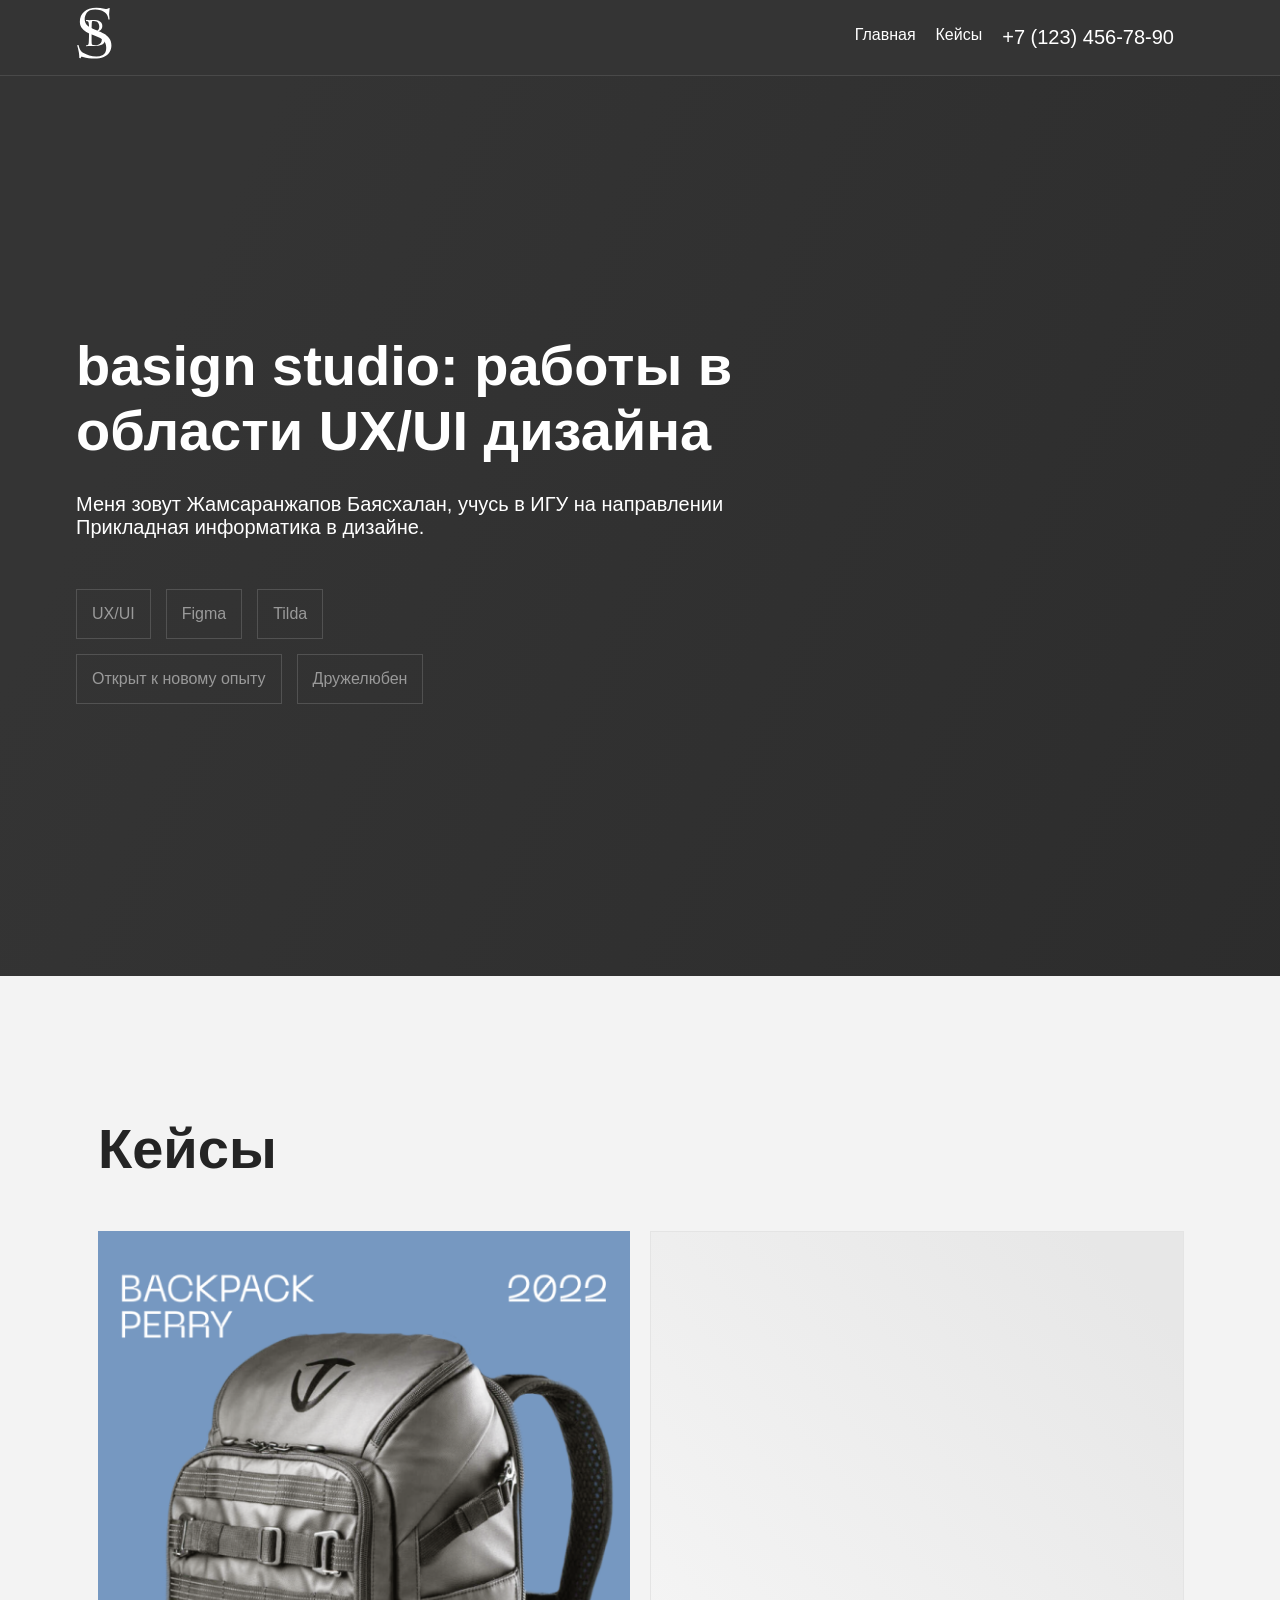
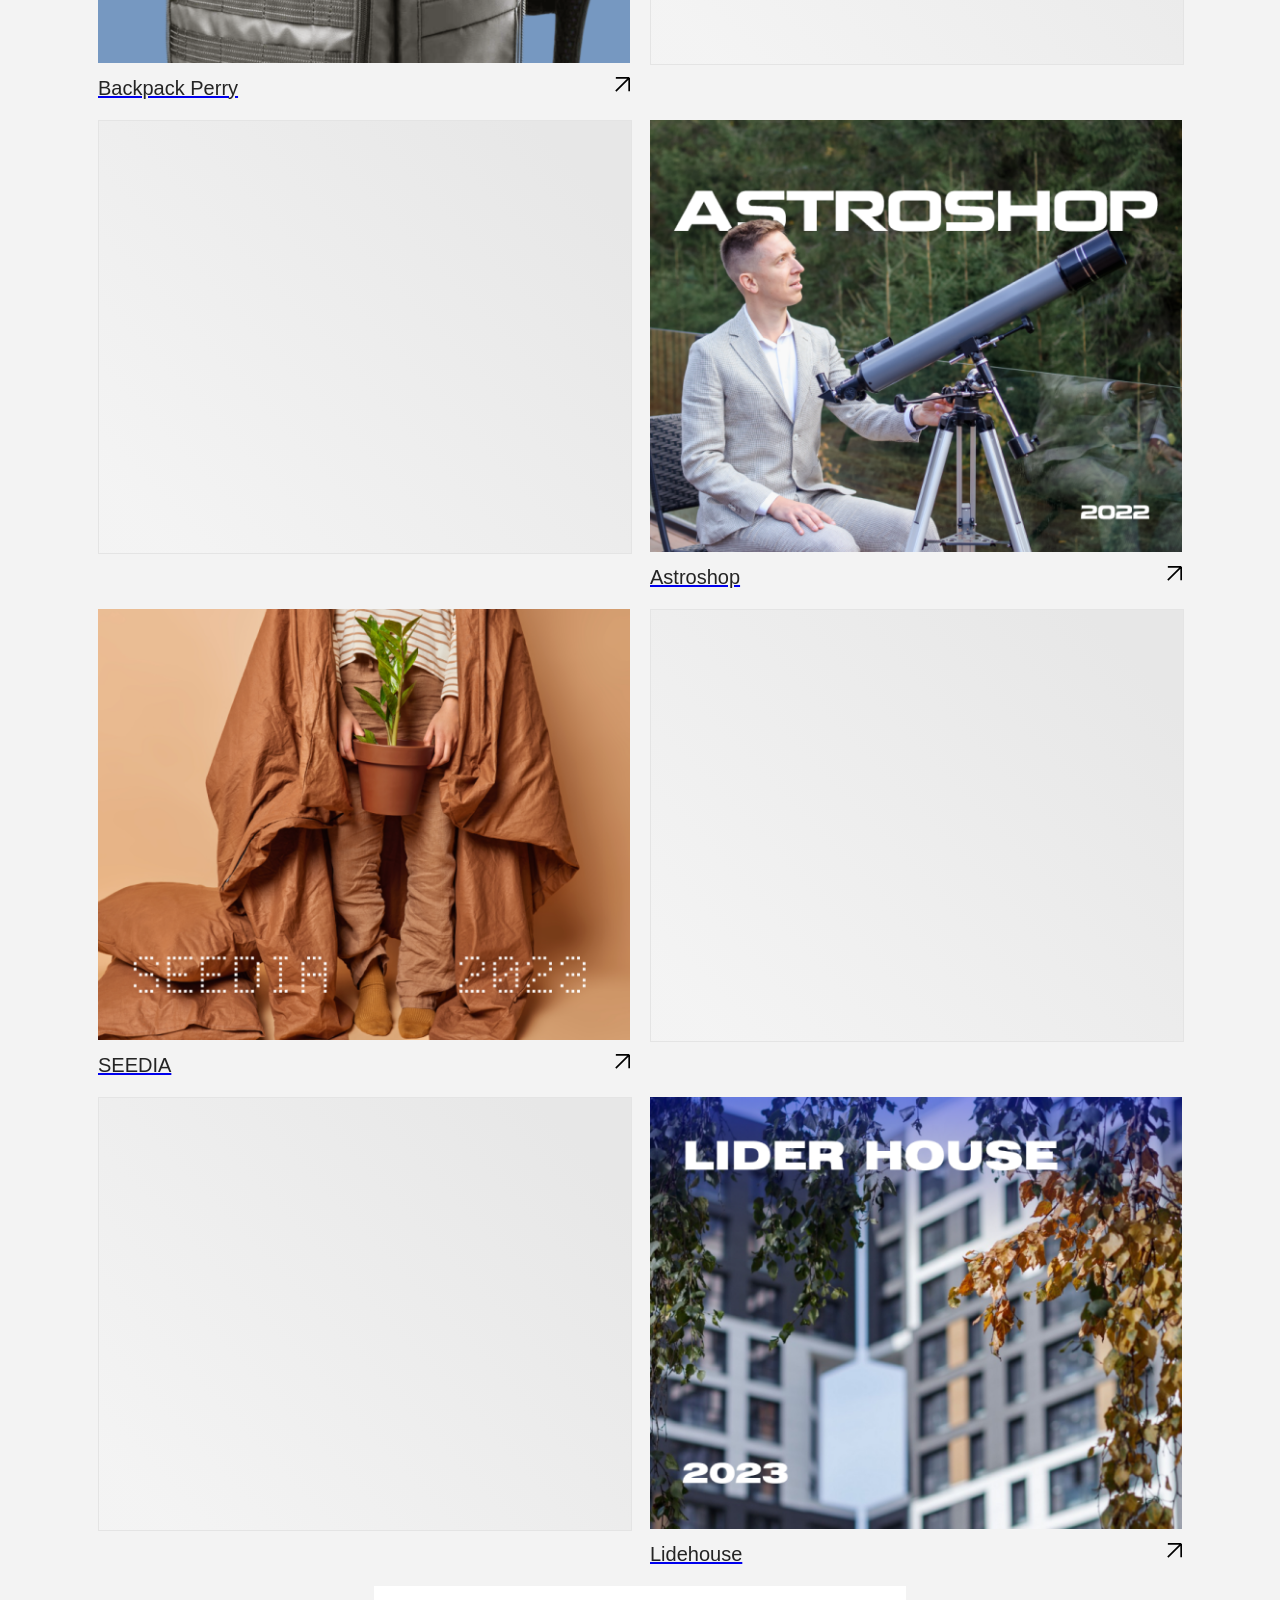
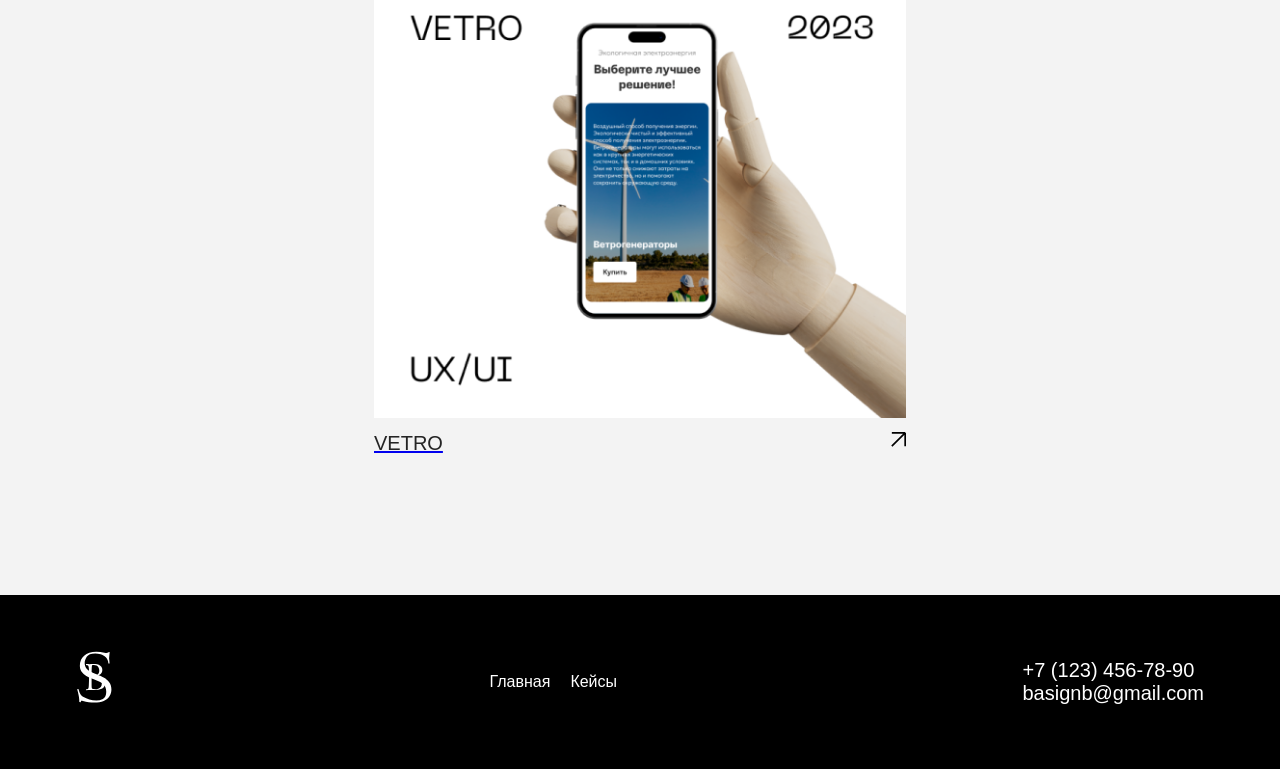
<file: index.html>
<!DOCTYPE html>
<html lang="ru">
<head>
    <meta charset="UTF-8">
    <meta name="viewport" content="width=device-width, initial-scale=1.0">
    <title>basign studio</title>
    <link rel="stylesheet" href="./style.css">
    <link rel="stylesheet" href="./media.css">
</head>
<body>

<div class="bg-container-header">
    <header class="container">
        <div class="logo">
            <img src="./img/logo.svg" alt="VETRO Logo">
        </div>
        <nav>
        <ul>
            <li><a href="./index.html">Главная</a></li>
            <li><a href="">Кейсы</a></li>
            <li><p><a href="tel:+71234567890">+7 (123) 456-78-90</a></p></li>
        </ul>
        </nav>
    </header>
</div>

<main>
<div class="bg-container">
    
    <div class="container">
        <div class="cover">
            <div class="info">
                <div class="cover-text">
                    <div class="title">
                        <h1>basign studio: работы в области UX/UI дизайна</h1>
                    </div>
                    <p>Меня зовут Жамсаранжапов Баясхалан, учусь в ИГУ на направлении Прикладная информатика в дизайне.</p>
                </div>
                <div class="block-first">
                    <div class="block-cell">UX/UI</div>
                    <div class="block-cell">Figma</div>
                    <div class="block-cell">Tilda</div>
                </div>
                <div class="block-second">
                    <div class="block-cell">Открыт к новому опыту</div>
                    <div class="block-cell">Дружелюбен</div>
                </div>
            </div>
        </section>
    </div>
</div>


<section class="grid-container">
    <article><h2 class="h-color">Кейсы</h1></article>

    <div class="card-1">
        <a href="https://dprofile.ru/case/50316/backpack-perry-e-commerce-website" target="_blank">
            <div class="card">
                <img src="./img/card1.png" alt="пример дизайн-макета для интернет-магазина рюкзаков">
            </div>
            <div class="card-title">
                <p class="card-font">Backpack Perry</p>
                <div class="link-arrow"></div>
            </div>
        </a>
    </div>

    <div class="card-2">
        <div class="card">
            <div class="null"></div>
        </div>
    </div>

    <div class="card-3">
        <div class="card">
            <div class="null"></div>
        </div>
    </div>

    <div class="card-4">
        <a href="https://dprofile.ru/case/50318/astroshop-e-commerce" target="_blank">
            <div class="card">
                <img src="./img/card2.png" alt="пример дизайн-макета для интернет-магазина телескопов">
            </div>
            <div class="card-title">
                <p class="card-font">Astroshop</p>
                <div class="link-arrow"></div>
            </div>
        </a>
    </div>

    <div class="card-5">
        <a href="https://dprofile.ru/case/50321/seedia-corporate-website" target="_blank">
            <div class="card">
                <img src="./img/card3.png" alt="пример дизайн-макета для интернет-магазина искусственных растений">
            </div>
            <div class="card-title">
                <p class="card-font">SEEDIA</p>
                <div class="link-arrow"></div>
            </div>
        </a>
    </div>
    <div class="card-6">
        <div class="card">
            <div class="null"></div>
        </div>
    </div>

    <div class="card-7">
        <div class="card">
            <div class="null"></div>
        </div>
    </div>

    <div class="card-8">
        <a href="https://dprofile.ru/case/50319/liderhouse-landing-page" target="_blank">
            <div class="card">
                <img src="./img/card4.png" alt="пример дизайн-макета для агенства по недвижимости">
            </div>
            <div class="card-title">
                <p class="card-font">Lidehouse</p>
                <div class="link-arrow"></div>
            </div>
        </a>
    </div>

    <div class="card-9">
        <a href="https://dprofile.ru/case/50327/vetro-corporate-website" target="_blank">
            <div class="card">
                <img src="./img/card5.png" alt="пример дизайн-макета для корпоративного сайта продажи альтернативного источника энергии">
            </div>
            <div class="card-title">
                <p class="card-font">VETRO</p>
                <div class="link-arrow"></div>
            </div>
        </a>
    </div>
</section>
</main>
<footer>
    <div class="footer-container">
        <div class="footer-logo">
            <img src="./img/logo.svg" alt="basign logo">
        </div>
        <nav class="footer-nav">
            <ul>
                <li><a href="index.html">Главная</a></li>
                <li><a href="portfolio.html">Кейсы</a></li>
            </ul>
        </nav>
        <div class="footer-contact vcard">
            <p>
                <a class="tel" href="tel:+71234567890">+7 (123) 456-78-90</a>
            </p>
            <p>
                <a class="email" href="mailto:basignb@gmail.com">basignb@gmail.com</a>
            </p>
        </div>
    </div>
</footer>

</body>
</html>
</file>
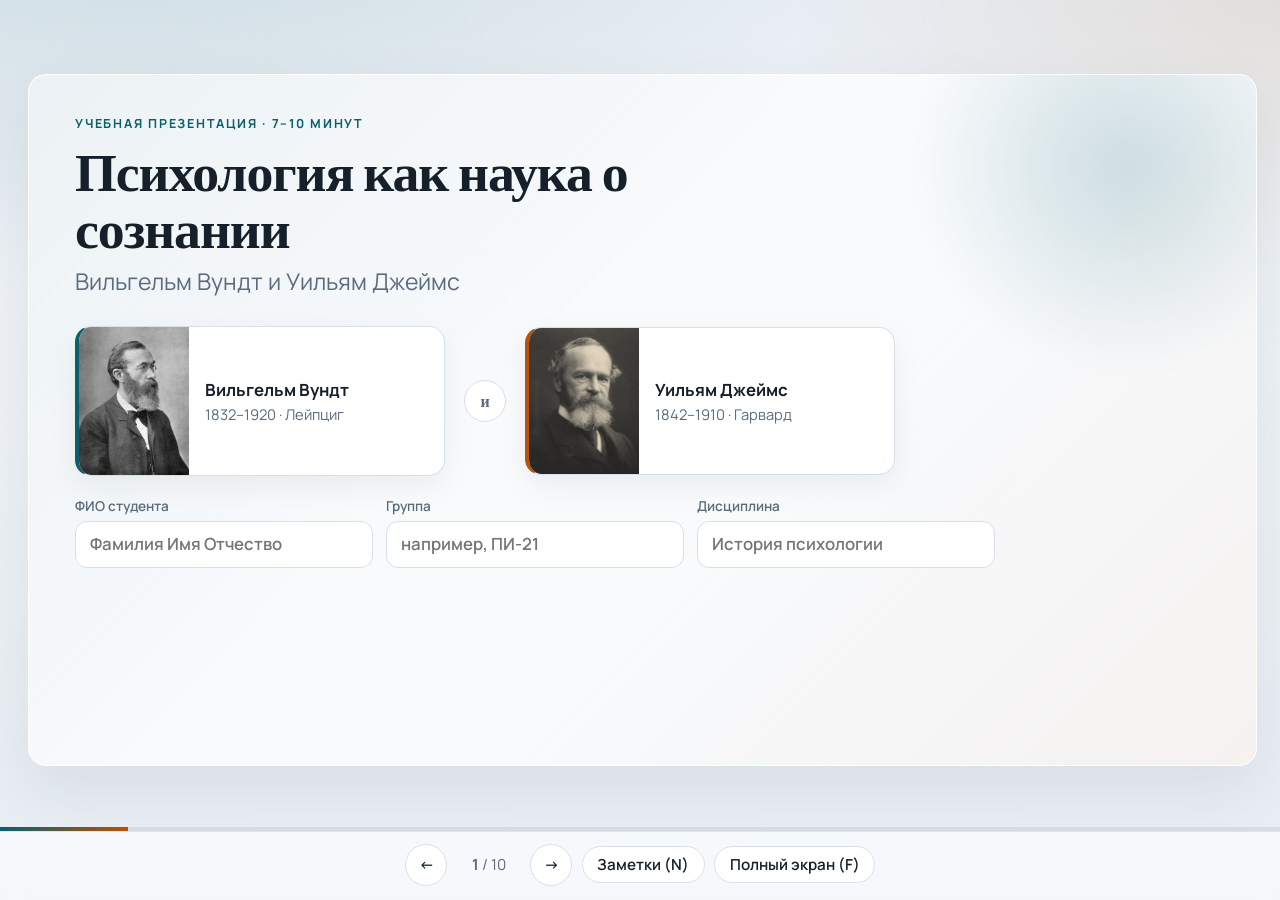
<file: presentation/index.html>
<!DOCTYPE html>
<html lang="ru">
<head>
  <meta charset="UTF-8" />
  <meta name="viewport" content="width=device-width, initial-scale=1.0" />
  <title>Психология как наука о сознании: Вундт и Джеймс</title>
  <link rel="preconnect" href="https://fonts.googleapis.com" />
  <link rel="preconnect" href="https://fonts.gstatic.com" crossorigin />
  <link href="https://fonts.googleapis.com/css2?family=Fraunces:opsz,wght@9..144,500;9..144,650;9..144,700&family=Manrope:wght@400;500;600;700&display=swap" rel="stylesheet" />
  <link rel="stylesheet" href="./styles.css" />
</head>
<body>
  <div class="deck" id="deck" aria-live="polite">
    <!-- 1. Титульный -->
    <section class="slide is-active" data-slide="1">
      <div class="slide-frame title-slide">
        <div class="title-glow" aria-hidden="true"></div>
        <p class="eyebrow">Учебная презентация · 7–10 минут</p>
        <h1>Психология как наука о сознании</h1>
        <p class="subtitle">Вильгельм Вундт и Уильям Джеймс</p>

        <div class="portrait-row">
          <figure class="portrait wundt">
            <img src="./assets/wundt.jpg" alt="Портрет Вильгельма Вундта" />
            <figcaption>
              <strong>Вильгельм Вундт</strong>
              <span>1832–1920 · Лейпциг</span>
            </figcaption>
          </figure>
          <div class="vs-mark" aria-hidden="true">
            <span>и</span>
          </div>
          <figure class="portrait james">
            <img src="./assets/james.jpg" alt="Портрет Уильяма Джеймса" />
            <figcaption>
              <strong>Уильям Джеймс</strong>
              <span>1842–1910 · Гарвард</span>
            </figcaption>
          </figure>
        </div>

        <div class="meta-grid">
          <label>ФИО студента<input type="text" placeholder="Фамилия Имя Отчество" /></label>
          <label>Группа<input type="text" placeholder="например, ПИ-21" /></label>
          <label>Дисциплина<input type="text" placeholder="История психологии" /></label>
        </div>
      </div>
      <aside class="notes">
        <h3>Заметки докладчика (~45 сек)</h3>
        <p>Представьтесь, назовите тему и цель: сравнить взгляды Вундта и Джеймса на сознание и заполнить сводную таблицу по научным школам. Укажите, что Вундт связан с экспериментальной психологией сознания, а Джеймс — с функциональным подходом. Не смешивайте Вундта со структурализмом Титченера.</p>
      </aside>
    </section>

    <!-- 2. Сознание как предмет -->
    <section class="slide" data-slide="2">
      <div class="slide-frame">
        <p class="slide-kicker">Основа темы</p>
        <h2>Сознание как предмет психологии</h2>
        <p class="lead">Психология сознания изучала внутренний опыт человека — то, что можно заметить «изнутри».</p>

        <div class="two-col">
          <div class="panel">
            <h3>Что исследовали</h3>
            <ul>
              <li>Ощущения и восприятие</li>
              <li>Чувства и эмоциональный тон</li>
              <li>Внимание и ясность опыта</li>
              <li>Структура внутреннего опыта</li>
            </ul>
          </div>
          <div class="panel accent-soft">
            <h3>Ключевые вопросы</h3>
            <ul>
              <li>Из чего состоит сознательный опыт?</li>
              <li>Как он организован и меняется?</li>
              <li>Какую роль играет в жизни и поведении?</li>
            </ul>
          </div>
        </div>
      </div>
      <aside class="notes">
        <h3>Заметки докладчика (~50 сек)</h3>
        <p>Объясните: до появления лабораторий психику часто обсуждали философски. Психология сознания сделала внутренний опыт предметом научного описания. Подчеркните три вопроса слайда — именно вокруг них расходятся Вундт (состав и организация) и Джеймс (роль в приспособлении).</p>
      </aside>
    </section>

    <!-- 3. Вундт становление -->
    <section class="slide" data-slide="3">
      <div class="slide-frame">
        <div class="badge wundt-badge">Подход Вундта</div>
        <h2>Вильгельм Вундт: становление экспериментальной психологии</h2>

        <div class="feature-grid">
          <article class="feature-card">
            <span class="num">01</span>
            <h3>Кто такой Вундт</h3>
            <p>Немецкий физиолог и психолог; стремился изучать психические процессы измеримо и воспроизводимо.</p>
          </article>
          <article class="feature-card highlight-wundt">
            <span class="num">02</span>
            <h3>Лаборатория 1879</h3>
            <p>В Лейпциге открыта первая лаборатория экспериментальной психологии — точка отсчёта научной дисциплины.</p>
          </article>
          <article class="feature-card">
            <span class="num">03</span>
            <h3>Значение события</h3>
            <p>Психология вышла из чисто философских рассуждений: появились приборы, протоколы, обучение методу.</p>
          </article>
        </div>
      </div>
      <aside class="notes">
        <h3>Заметки докладчика (~55 сек)</h3>
        <p>Скажите, почему 1879 называют «годом рождения» научной психологии: появилось место, где сознание изучали экспериментом, а не только рассуждением. Вундт готовил исследователей и задал стандарт лабораторной работы. Важно: это институциональный вклад, а не только личная теория.</p>
      </aside>
    </section>

    <!-- 4. Положения Вундта -->
    <section class="slide" data-slide="4">
      <div class="slide-frame">
        <div class="badge wundt-badge">Подход Вундта</div>
        <h2>Основные положения подхода Вундта</h2>

        <div class="thesis-list">
          <div class="thesis"><strong>Непосредственный опыт</strong> — предмет исследования: переживания «как они даны», а не внешние объекты сами по себе.</div>
          <div class="thesis"><strong>Ощущения и чувства</strong> — элементы опыта; чувства задают тональность (приятное / неприятное и др.).</div>
          <div class="thesis"><strong>Апперцепция</strong> — активная организация сознания: фокус внимания собирает элементы в целостный опыт.</div>
          <div class="thesis"><strong>Метод</strong> — экспериментальное самонаблюдение в контролируемых условиях (стимул, время, инструкция).</div>
        </div>

        <div class="example-box wundt-border">
          <span>Пример</span>
          <p>Участнику предъявляют звуковой сигнал и измеряют время реакции; затем он кратко описывает ощущения и момент решения — опыт фиксируется вместе с измерением.</p>
        </div>

        <p class="footnote-inline">Важно: подход Вундта ≠ структурализм Титченера (последний сильнее сводил психику к «кирпичикам» ощущений).</p>
      </div>
      <aside class="notes">
        <h3>Заметки докладчика (~60 сек)</h3>
        <p>Разведите термины: непосредственный опыт — то, что человек переживает прямо сейчас. Апперцепция — не пассивное «смотрение внутрь», а активный отбор и связывание. Приведите пример со временем реакции. Явно скажите, что Титченер упростил и переосмыслил линию Вундта — не отождествляйте их.</p>
      </aside>
    </section>

    <!-- 5. Джеймс -->
    <section class="slide" data-slide="5">
      <div class="slide-frame">
        <div class="badge james-badge">Подход Джеймса</div>
        <h2>Уильям Джеймс: сознание и его функции</h2>

        <div class="two-col asymmetric">
          <div class="panel tall">
            <h3>Учёный и труд</h3>
            <ul>
              <li>Американский психолог и философ</li>
              <li>«Принципы психологии» (1890) — системообразующий труд</li>
              <li>Интерес к живому опыту, а не только к лаборатории</li>
            </ul>
          </div>
          <div class="panel tall james-panel">
            <h3>Функциональный акцент</h3>
            <ul>
              <li>Главный вопрос: <em>для чего</em> нужно сознание?</li>
              <li>Как оно помогает действовать и выбирать?</li>
              <li>Как человек приспосабливается к среде?</li>
            </ul>
          </div>
        </div>
      </div>
      <aside class="notes">
        <h3>Заметки докладчика (~50 сек)</h3>
        <p>«Принципы психологии» собрали широкую картину психической жизни. Джеймс смещает фокус: не «из каких частей состоит опыт», а «как сознание помогает выжить и действовать». Это ядро функционального подхода — полезность психических процессов.</p>
      </aside>
    </section>

    <!-- 6. Положения Джеймса -->
    <section class="slide" data-slide="6">
      <div class="slide-frame">
        <div class="badge james-badge">Подход Джеймса</div>
        <h2>Основные положения подхода Джеймса</h2>

        <div class="chip-grid">
          <div class="chip"><strong>Поток сознания</strong>непрерывный, текучий процесс, а не набор статичных «кусочков»</div>
          <div class="chip"><strong>Личный характер</strong>опыт всегда «чей-то» — принадлежит конкретному «я»</div>
          <div class="chip"><strong>Изменчивость</strong>одно и то же не переживается дважды одинаково</div>
          <div class="chip"><strong>Избирательность</strong>внимание выбирает важное из множества впечатлений</div>
        </div>

        <div class="mini-row">
          <div class="mini-card">
            <h3>Внимание</h3>
            <p>Сознание активно отбирает сигналы, а не зеркалит всё подряд.</p>
          </div>
          <div class="mini-card">
            <h3>Привычки</h3>
            <p>Освобождают внимание: рутинные действия идут «на автомате».</p>
          </div>
        </div>

        <div class="example-box james-border">
          <span>Пример</span>
          <p>В шумной аудитории студент выделяет голос преподавателя: поток впечатлений непрерывен, но внимание избирательно «выхватывает» нужный голос.</p>
        </div>
      </div>
      <aside class="notes">
        <h3>Заметки докладчика (~55 сек)</h3>
        <p>Разберите метафору потока: сознание течёт, меняется, принадлежит личности и выбирает. Пример со студентом делает идею Джеймса осязаемой. Добавьте привычки: они экономят ресурс внимания — связь с адаптацией к среде.</p>
      </aside>
    </section>

    <!-- 7. Сравнение -->
    <section class="slide" data-slide="7">
      <div class="slide-frame compact">
        <h2>Сравнение подходов Вундта и Джеймса</h2>
        <div class="table-wrap">
          <table class="compare">
            <thead>
              <tr>
                <th>Критерий</th>
                <th class="th-wundt">Вундт</th>
                <th class="th-james">Джеймс</th>
              </tr>
            </thead>
            <tbody>
              <tr>
                <th>Предмет</th>
                <td>Непосредственный опыт; элементы и их организация</td>
                <td>Сознание как процесс приспособления и действия</td>
              </tr>
              <tr>
                <th>Понимание сознания</th>
                <td>Организуемый опыт; роль апперцепции</td>
                <td>Поток: непрерывен, личен, изменчив, избирателен</td>
              </tr>
              <tr>
                <th>Методы</th>
                <td>Эксперимент + контролируемое самонаблюдение</td>
                <td>Анализ опыта, наблюдения, широкие описания; интерес к функции</td>
              </tr>
              <tr>
                <th>Ключевые понятия</th>
                <td>Ощущения, чувства, апперцепция</td>
                <td>Поток сознания, внимание, привычки</td>
              </tr>
              <tr>
                <th>Вклад</th>
                <td>Институционализация экспериментальной психологии</td>
                <td>Основа функционального взгляда на психику</td>
              </tr>
            </tbody>
          </table>
        </div>
        <p class="bridge">Общее: оба делают сознание центральным предметом. Различие: Вундт — «как устроен опыт», Джеймс — «зачем он нужен».</p>
      </div>
      <aside class="notes">
        <h3>Заметки докладчика (~60 сек)</h3>
        <p>Пройдите таблицу по строкам, не упрощая до «лаборатория vs философия». У Вундта тоже есть теория организации опыта; у Джеймса — серьёзный психологический анализ. Зафиксируйте формулу: общее — предмет (сознание), различие — вопрос к предмету (структура/организация vs функция).</p>
      </aside>
    </section>

    <!-- 8. Значение и ограничения -->
    <section class="slide" data-slide="8">
      <div class="slide-frame">
        <h2>Значение и ограничения психологии сознания</h2>
        <div class="two-col">
          <div class="panel good">
            <h3>Вклад</h3>
            <ul>
              <li>Сделали сознательный опыт научным предметом</li>
              <li>Развили интерес к вниманию и организации опыта</li>
              <li>Укрепили экспериментальные и описательные методы</li>
              <li>Заложили школы: экспериментальная линия и функционализм</li>
            </ul>
          </div>
          <div class="panel caution">
            <h3>Ограничения метода</h3>
            <ul>
              <li>Субъективность самоотчётов</li>
              <li>Сложность независимой проверки описаний</li>
              <li>Слабый доступ к неосознаваемым процессам</li>
            </ul>
            <p class="small-note">Ограничения метода ≠ отрицание научного вклада Вундта и Джеймса.</p>
          </div>
        </div>
      </div>
      <aside class="notes">
        <h3>Заметки докладчика (~50 сек)</h3>
        <p>Сначала вклад, затем ограничения. Явно разделите: «самонаблюдение ограничено» не значит «их идеи бесполезны». Позже психология расширилась к поведению и бессознательному — это развитие поля, а не отмена истории сознания.</p>
      </aside>
    </section>

    <!-- 9. Сводная таблица -->
    <section class="slide" data-slide="9">
      <div class="slide-frame compact">
        <p class="slide-kicker">К заданию по научным школам</p>
        <h2>Сводная таблица</h2>
        <div class="table-wrap">
          <table class="summary">
            <thead>
              <tr>
                <th>Название</th>
                <th>Автор(ы)</th>
                <th>Основные положения</th>
                <th>Значение, оценка</th>
              </tr>
            </thead>
            <tbody>
              <tr>
                <td><strong>Экспериментальная психология сознания</strong></td>
                <td>В. Вундт</td>
                <td>Предмет — непосредственный опыт; ощущения и чувства; апперцепция как активная организация; экспериментальное самонаблюдение в лаборатории</td>
                <td><span class="plus">+</span> лаборатория 1879, научный статус психологии<br /><span class="minus">−</span> субъективность самоотчётов; слабый охват неосознаваемого</td>
              </tr>
              <tr>
                <td><strong>Функциональный подход к сознанию</strong></td>
                <td>У. Джеймс</td>
                <td>Сознание — поток; непрерывно, лично, изменчиво, избирательно; внимание и привычки помогают действовать и адаптироваться</td>
                <td><span class="plus">+</span> вопрос о функции сознания; влияние на функционализм<br /><span class="minus">−</span> меньше строгой экспериментальной стандартизации, чем у лабораторной линии</td>
              </tr>
            </tbody>
          </table>
        </div>
      </div>
      <aside class="notes">
        <h3>Заметки докладчика (~45 сек)</h3>
        <p>Этот слайд — ответ на задание. Прочитайте две строки целиком: название → автор → положения → значение/оценка. Подчеркните, что в оценке есть и вклад, и ограничения — так таблица выглядит академично, а не как реклама школ.</p>
      </aside>
    </section>

    <!-- 10. Выводы -->
    <section class="slide" data-slide="10">
      <div class="slide-frame">
        <h2>Выводы и источники</h2>
        <ol class="conclusions">
          <li>Вундт сделал изучение сознания экспериментальной и институциональной практикой (лаборатория 1879).</li>
          <li>Джеймс показал сознание как живой поток, нужный для выбора, действия и приспособления.</li>
          <li>Общий предмет — сознание; различие — акцент на организации опыта (Вундт) versus его функции (Джеймс).</li>
        </ol>

        <div class="sources">
          <h3>Источники</h3>
          <ol>
            <li>Wundt W. Grundzüge der physiologischen Psychologie. Leipzig, 1874 (и последующие издания).</li>
            <li>James W. The Principles of Psychology. New York: Henry Holt, 1890.</li>
            <li>Ярошевский М. Г. История психологии. М.: Мысль (учебное издание по истории психологии).</li>
            <li>Schultz D. P., Schultz S. E. A History of Modern Psychology. Belmont: Wadsworth (классический обзор школ).</li>
          </ol>
          <p class="sources-note">Страницы не указаны: использованы общие положения указанных трудов, без выдуманных цитат и выходных данных.</p>
        </div>
      </div>
      <aside class="notes">
        <h3>Заметки докладчика (~40 сек)</h3>
        <p>Три вывода — одна фраза каждый. Источники назовите как базовые тексты курса/истории психологии. Если преподаватель дал методичку — замените п. 3–4 на материалы курса. Не зачитывайте длинные библиографические строки целиком.</p>
      </aside>
    </section>
  </div>

  <div class="chrome">
    <div class="progress" aria-hidden="true"><i id="progressBar"></i></div>
    <div class="chrome-bar">
      <button type="button" id="prevBtn" class="nav-btn" aria-label="Предыдущий слайд">←</button>
      <span class="counter"><strong id="currentNum">1</strong> / 10</span>
      <button type="button" id="nextBtn" class="nav-btn" aria-label="Следующий слайд">→</button>
      <button type="button" id="notesBtn" class="ghost-btn" aria-pressed="false">Заметки (N)</button>
      <button type="button" id="fsBtn" class="ghost-btn">Полный экран (F)</button>
    </div>
  </div>

  <script src="./app.js"></script>
</body>
</html>
</file>
<file: style.css>
body, html {
    font-family: Montserrat, sans-serif;
    margin: 0;
    padding: 0;
    width: 100%;
    height: 100%;
    background: #000000;
}

header {
    max-width: 1128px;
    height: 75px;
    color: white;
    display: flex;
    justify-content: space-between;
    align-items: center;
    background: #343434;
}
nav ul {
    list-style-type: none;
    margin: 0;
    padding: 0;
    display: flex;
    gap: 20px;
    justify-content: center;
    margin-right: 30px;
}

nav ul li {
    display: inline;
}

nav ul li a {
    color: rgb(255, 255, 255);
    text-decoration: none;
}

h1 {
    font-size: 56px;
    padding: 0;
    margin: 0;
    color: white;
}
h2 {
    font-size: 56px;
    padding: 0;
    margin: 0;
    color: white;
}

p {
    font-size: 20px;
    padding: 0;
    margin: 0;
    color: white;
}

.bg-container {
    width: 100%;
    background: linear-gradient(115deg, #343434 9.5%, #262626 96.13%);
}
.bg-container-header {
    width: 100%;
    border-bottom: 1px solid rgba(255, 255, 255, 0.10);
    background: #343434;
}
.container {
    max-width: 1128px;
    display: flex;
    width: 100%;
    margin: 0 auto;
    padding: 0 20px;
}

.cover {
    height: 100vh;
    display: flex;
    align-items: center;
}

.cover-text {
    max-width: 670px;
}

#grad {
    background: linear-gradient(96deg, #FFBA24 1.24%, #FF2720 88.2%);
    background-clip: text;
    -webkit-background-clip: text;
    -webkit-text-fill-color: transparent;
}

.title {
    margin-bottom: 30px;
}

.block-first {
    margin-top: 50px;
    display: flex;
}

.block-cell {
    border: 1px solid rgba(255, 255, 255, 0.3);
    padding: 15px;
    margin-right: 15px;
    margin-bottom: 15px;
    opacity: 0.5;
    color: white;
}

.block-second {
    display: flex;
}

.grid-container {
    display: grid;
    grid-template-columns: repeat(12, 72px);
    grid-gap: 20px;
    justify-content: center;
    background-color: #F3F3F3;
    padding: 140px 0px;
    text-align: left;
}

.h-color {
    color: #242424;
    margin-bottom: 30px;
    grid-row-start: 1;
    grid-row-end: 2;
}

.card-1 {
    grid-column-start: 1;
    grid-column-end: 6;
    grid-row-start: 2;
    grid-row-end: 3;
}
.card-2 {
    grid-column-start: 7;
    grid-column-end: 12;
    grid-row-start: 2;
    grid-row-end: 3;
}
.card-3 {
    grid-column-start: 1;
    grid-column-end: 6;
    grid-row-start: 3;
    grid-row-end: 4;
}
.card-4 {
    grid-column-start: 7;
    grid-column-end: 12;
    grid-row-start: 3;
    grid-row-end: 4;
}
.card-5 {
    grid-column-start: 1;
    grid-column-end: 6;
    grid-row-start: 4;
    grid-row-end: 5;
}
.card-6 {
    grid-column-start: 7;
    grid-column-end: 12;
    grid-row-start: 4;
    grid-row-end: 5;
}
.card-7 {
    grid-column-start: 1;
    grid-column-end: 6;
    grid-row-start: 5;
    grid-row-end: 6;
}
.card-8 {
    grid-column-start: 7;
    grid-column-end: 12;
    grid-row-start: 5;
    grid-row-end: 6;
}
.card-9 {
    grid-column-start: 4;
    grid-column-end: 9;
    grid-row-start: 6;
    grid-row-end: 7;
}

.card {
    width: 532px;
    padding-bottom: 10px;
}

.card img{
    width: 532px;
}

.card-font {
    color: #242424;
}
.card-title {
    display: flex;
    justify-content: space-between;
    width: 532px;
}

.null {
    width: 532px;
    height: 431.77px;
    flex-shrink: 0;
    border: 1px solid #e4e4e4;
    background: linear-gradient(227deg, rgba(0, 0, 0, 0.05) 7.77%, rgba(255, 255, 255, 0.05) 92.23%);
}

.footer-container {
    display: flex;
    justify-content: space-between;
    align-items: center;
    flex-wrap: wrap;
    max-width: 1128px;
    margin: 0 auto;
    padding: 0 20px;
}
footer {
    background-color: #000000;
    color: rgb(255, 255, 255);
    padding: 40px 0;
    text-align: center;
}
.footer-nav ul {
    list-style: none;
    padding: 0;
    display: flex;
    gap: 20px;
}
.footer-contact {
    text-align: left;
}
footer a {
    color: white;
    text-decoration: none;
}

footer a:hover {
    color: #FFBA24;
    text-decoration: underline;
}

header a:hover {
    color: #FFBA24;
    text-decoration: underline;
}

.link-arrow {
    width: 15px;
    height: 15px;
    background-image: url('./img/link.svg');
    background-size: contain;
    background-repeat: no-repeat;
}
</file>
<file: media.css>
@media (max-width: 1200px) {
    
    header {
        flex-direction: column;
        height: auto;
        padding: 0px 100px;
        text-align: center;
        max-width: 320px;
        margin: 0px;
    }

    .container {
        max-width: 720px;
    }

    .grid-container {
        display: flex;
        flex-direction: column;
        background-color: #F3F3F3;
        padding: 80px 20px;
        text-align: left;
    }

    nav ul {
        flex-direction: column;
        gap: 10px;
        margin: 0 20px;
        margin-top: 10px;
    }

    #null {
        width: 0px;
        opacity: 0;
        position: absolute;
    }

    nav ul li {
        margin-bottom: 10px;
    }

    .cover {
        height: 100vh;
        padding: 40px 0;
    }

    .cover-text {
        max-width: 450px;
    }

    h1 {
        font-size: 36px;
    }

    p {
        font-size: 16px;
    }


    .card {
        width: 100%;
        padding-bottom: 10px;
    }

    .card img {
        width: 100%;
    }

    .card-title {
        width: 100%;
    }

    .footer-container {
        flex-direction: column;
        text-align: center;
    }

    .footer-nav ul {
        flex-direction: column;
        gap: 10px;
    }

    .footer-contact {
        text-align: center;
    }
}

@media (max-width: 760px) {

    .container {
        max-width: 480px;
    }
}

@media (max-width: 480px) {

    .bg-container-header{
        width: 100%;
    }

    .container {
        max-width: 320px;
    }
    .footer-container {
        max-width: 280px;
    }

    .grid-container {
        display: flex;
        flex-direction: column;
        background-color: #F3F3F3;
        padding: 80px 20px;
        text-align: left;
    }

    header {
        height: auto;
        padding: 0px 0px;
        text-align: center;
        width: 0px;
        margin: 0px;
    }
    
    .cover {
        height: 600px;
    }
    .cover-text {
        max-width: 280px;
    }
    .null {
        width: 0px;
        opacity: 0;
        position: absolute;
    }

    nav ul {
        flex-direction: column;
        gap: 10px;
        margin: 0 0px;
        margin-top: 10px;
    }  

    h1 {
        font-size: 28px;
    }

    p {
        font-size: 14px;
    }

    .block-cell {
        padding: 10px;
        margin-right: 5px;
        font-size: 12px;
    }

    footer {
        padding: 20px 0;
    }
}

@media (max-width: 360px) {

    .container {
        max-width: 280px;
    }
}
</file>
<file: presentation/styles.css>
:root {
  --bg: #eef2f6;
  --bg-slide: #f8fafc;
  --ink: #15202b;
  --muted: #5b6b7c;
  --line: #d7e0ea;
  --wundt: #0b5f6b;
  --wundt-soft: #d8eef1;
  --james: #b45309;
  --james-soft: #fceedd;
  --good: #166534;
  --caution: #9a3412;
  --shadow: 0 24px 60px rgba(21, 32, 43, 0.08);
  --radius: 18px;
  --font-display: "Fraunces", Georgia, serif;
  --font-body: "Manrope", system-ui, sans-serif;
}

* { box-sizing: border-box; }

html, body {
  margin: 0;
  height: 100%;
  background:
    radial-gradient(1200px 600px at 10% -10%, rgba(11, 95, 107, 0.12), transparent 60%),
    radial-gradient(900px 500px at 100% 0%, rgba(180, 83, 9, 0.10), transparent 55%),
    linear-gradient(180deg, #e8eef4 0%, var(--bg) 40%, #e7edf3 100%);
  color: var(--ink);
  font-family: var(--font-body);
  overflow: hidden;
}

body.show-notes {
  overflow: auto;
}

.deck {
  height: 100%;
  display: grid;
  place-items: center;
  padding: 28px 28px 88px;
}

.slide {
  display: none;
  width: min(1280px, 96vw);
  aspect-ratio: 16 / 9;
  animation: rise 520ms cubic-bezier(.2, .8, .2, 1);
}

.slide.is-active {
  display: grid;
  grid-template-rows: 1fr;
  gap: 14px;
}

body.show-notes .slide.is-active {
  aspect-ratio: auto;
  height: auto;
  min-height: calc(100vh - 120px);
}

.slide-frame {
  position: relative;
  height: 100%;
  background: var(--bg-slide);
  border: 1px solid rgba(255, 255, 255, 0.7);
  border-radius: var(--radius);
  box-shadow: var(--shadow);
  padding: clamp(28px, 3.2vw, 48px) clamp(32px, 3.6vw, 56px);
  overflow: hidden;
  isolation: isolate;
}

.slide-frame::before {
  content: "";
  position: absolute;
  inset: 0;
  background:
    linear-gradient(135deg, rgba(11, 95, 107, 0.05), transparent 42%),
    linear-gradient(315deg, rgba(180, 83, 9, 0.05), transparent 40%);
  pointer-events: none;
  z-index: -1;
}

.slide-frame.compact { padding-top: 28px; padding-bottom: 24px; }

h1, h2, h3 {
  font-family: var(--font-display);
  font-weight: 650;
  letter-spacing: -0.02em;
  margin: 0;
}

h1 {
  font-size: clamp(2.4rem, 4.2vw, 3.6rem);
  line-height: 1.05;
  max-width: 16ch;
}

h2 {
  font-size: clamp(1.7rem, 2.7vw, 2.35rem);
  line-height: 1.15;
  margin-bottom: 0.55em;
}

h3 {
  font-size: 1.15rem;
  margin-bottom: 0.55em;
}

p, li, td, th, label, input {
  font-size: clamp(1.05rem, 1.35vw, 1.28rem); /* ~22–24pt visual scale */
  line-height: 1.35;
}

.lead {
  color: var(--muted);
  max-width: 52ch;
  margin: 0 0 1.2rem;
}

.eyebrow, .slide-kicker {
  text-transform: uppercase;
  letter-spacing: 0.14em;
  font-size: 0.78rem !important;
  font-weight: 700;
  color: var(--wundt);
  margin: 0 0 0.7rem;
}

.subtitle {
  font-size: clamp(1.2rem, 1.8vw, 1.55rem);
  color: var(--muted);
  margin: 0.55rem 0 1.4rem;
}

.badge {
  display: inline-flex;
  align-items: center;
  gap: 0.4rem;
  font-size: 0.78rem !important;
  font-weight: 700;
  letter-spacing: 0.08em;
  text-transform: uppercase;
  padding: 0.35rem 0.7rem;
  border-radius: 999px;
  margin-bottom: 0.7rem;
}

.wundt-badge { background: var(--wundt-soft); color: var(--wundt); }
.james-badge { background: var(--james-soft); color: var(--james); }

/* Title */
.title-slide { display: grid; align-content: start; }
.title-glow {
  position: absolute;
  width: 420px;
  height: 420px;
  right: -80px;
  top: -120px;
  background: radial-gradient(circle, rgba(11, 95, 107, 0.18), transparent 70%);
  filter: blur(10px);
  animation: pulse 5.5s ease-in-out infinite;
  z-index: -1;
}

.portrait-row {
  display: grid;
  grid-template-columns: 1fr auto 1fr;
  gap: 1.2rem;
  align-items: center;
  margin: 0.4rem 0 1.3rem;
  max-width: 820px;
}

.portrait {
  margin: 0;
  background: #fff;
  border: 1px solid var(--line);
  border-radius: 16px;
  overflow: hidden;
  display: grid;
  grid-template-columns: 110px 1fr;
  min-height: 120px;
  box-shadow: 0 10px 30px rgba(21, 32, 43, 0.06);
  transform: translateY(8px);
  opacity: 0;
  animation: cardIn 700ms ease forwards;
}

.portrait.james { animation-delay: 120ms; }

.portrait img {
  width: 110px;
  height: 100%;
  object-fit: cover;
  filter: grayscale(0.15) contrast(1.05);
}

.portrait.wundt { border-left: 4px solid var(--wundt); }
.portrait.james { border-left: 4px solid var(--james); }

.portrait figcaption {
  display: grid;
  align-content: center;
  gap: 0.2rem;
  padding: 0.85rem 1rem;
}

.portrait strong { font-size: 1.05rem; }
.portrait span { color: var(--muted); font-size: 0.92rem !important; }

.vs-mark {
  width: 42px;
  height: 42px;
  border-radius: 50%;
  display: grid;
  place-items: center;
  background: #fff;
  border: 1px solid var(--line);
  color: var(--muted);
  font-family: var(--font-display);
  font-weight: 700;
}

.meta-grid {
  display: grid;
  grid-template-columns: repeat(3, 1fr);
  gap: 0.8rem;
  max-width: 920px;
}

.meta-grid label {
  display: grid;
  gap: 0.35rem;
  font-size: 0.85rem !important;
  color: var(--muted);
  font-weight: 600;
}

.meta-grid input {
  border: 1px solid var(--line);
  background: #fff;
  border-radius: 12px;
  padding: 0.7rem 0.85rem;
  color: var(--ink);
  font: inherit;
  font-size: 1.05rem !important;
}

.meta-grid input:focus {
  outline: 2px solid rgba(11, 95, 107, 0.35);
  border-color: var(--wundt);
}

/* Layout blocks */
.two-col {
  display: grid;
  grid-template-columns: 1fr 1fr;
  gap: 1rem;
}

.two-col.asymmetric { grid-template-columns: 1.05fr 1fr; }

.panel {
  background: #fff;
  border: 1px solid var(--line);
  border-radius: 16px;
  padding: 1.1rem 1.2rem;
}

.panel.accent-soft { background: linear-gradient(180deg, #fff, #f2f8fa); }
.panel.james-panel { background: linear-gradient(180deg, #fff, #fff7ee); border-color: #f0d7b5; }
.panel.good { border-top: 4px solid var(--good); }
.panel.caution { border-top: 4px solid var(--caution); }
.panel.tall { min-height: 220px; }

ul {
  margin: 0;
  padding-left: 1.15rem;
  display: grid;
  gap: 0.55rem;
}

.feature-grid {
  display: grid;
  grid-template-columns: repeat(3, 1fr);
  gap: 0.9rem;
  margin-top: 0.4rem;
}

.feature-card {
  background: #fff;
  border: 1px solid var(--line);
  border-radius: 16px;
  padding: 1.1rem;
  min-height: 210px;
  transition: transform 280ms ease, box-shadow 280ms ease;
}

.feature-card:hover {
  transform: translateY(-4px);
  box-shadow: 0 14px 28px rgba(21, 32, 43, 0.08);
}

.feature-card .num {
  font-family: var(--font-display);
  font-size: 1.4rem;
  color: var(--wundt);
  display: block;
  margin-bottom: 0.6rem;
}

.feature-card.highlight-wundt {
  background: linear-gradient(160deg, var(--wundt), #147987);
  color: #f4fbfc;
  border: none;
}

.feature-card.highlight-wundt .num,
.feature-card.highlight-wundt h3,
.feature-card.highlight-wundt p { color: inherit; }

.feature-card p {
  margin: 0;
  color: var(--muted);
  font-size: 1.05rem !important;
}

.feature-card.highlight-wundt p { opacity: 0.95; }

.thesis-list {
  display: grid;
  gap: 0.65rem;
  margin-bottom: 0.9rem;
}

.thesis {
  background: #fff;
  border: 1px solid var(--line);
  border-left: 4px solid var(--wundt);
  border-radius: 12px;
  padding: 0.75rem 0.95rem;
}

.chip-grid {
  display: grid;
  grid-template-columns: 1fr 1fr;
  gap: 0.7rem;
  margin-bottom: 0.8rem;
}

.chip {
  background: #fff;
  border: 1px solid var(--line);
  border-radius: 14px;
  padding: 0.85rem 1rem;
  display: grid;
  gap: 0.25rem;
  border-top: 3px solid var(--james);
}

.chip strong {
  font-family: var(--font-display);
  font-size: 1.05rem;
}

.mini-row {
  display: grid;
  grid-template-columns: 1fr 1fr;
  gap: 0.7rem;
  margin-bottom: 0.8rem;
}

.mini-card {
  background: var(--james-soft);
  border-radius: 14px;
  padding: 0.85rem 1rem;
}

.mini-card p { margin: 0; color: #6b4a22; font-size: 1.02rem !important; }

.example-box {
  background: #fff;
  border-radius: 14px;
  padding: 0.85rem 1rem;
  border: 1px dashed var(--line);
}

.example-box span {
  display: inline-block;
  font-size: 0.75rem !important;
  font-weight: 700;
  letter-spacing: 0.08em;
  text-transform: uppercase;
  margin-bottom: 0.35rem;
  color: var(--muted);
}

.example-box p { margin: 0; font-size: 1.05rem !important; }
.wundt-border { border-color: #9ec8cf; background: #f4fbfc; }
.james-border { border-color: #e7c497; background: #fffaf2; }

.footnote-inline {
  margin: 0.75rem 0 0;
  color: var(--muted);
  font-size: 0.98rem !important;
}

.small-note {
  margin: 0.8rem 0 0;
  color: var(--caution);
  font-weight: 600;
  font-size: 0.98rem !important;
}

.bridge {
  margin: 0.7rem 0 0;
  color: var(--muted);
  font-size: 1.05rem !important;
}

/* Tables */
.table-wrap {
  overflow: auto;
  border-radius: 14px;
  border: 1px solid var(--line);
  background: #fff;
}

table {
  width: 100%;
  border-collapse: collapse;
}

th, td {
  text-align: left;
  vertical-align: top;
  padding: 0.65rem 0.75rem;
  border-bottom: 1px solid var(--line);
  font-size: 0.98rem !important;
  line-height: 1.3;
}

.compare th:first-child,
.compare td:first-child,
.summary th,
.summary td {
  font-size: 0.95rem !important;
}

.compare thead th {
  background: #f1f5f9;
  font-family: var(--font-display);
  font-size: 1.05rem !important;
}

.th-wundt { color: var(--wundt); }
.th-james { color: var(--james); }

.compare tbody th {
  width: 18%;
  background: #f8fafc;
  font-weight: 700;
}

.summary thead th {
  background: #15202b;
  color: #fff;
  font-size: 0.95rem !important;
}

.summary tbody tr:first-child td:first-child { border-left: 4px solid var(--wundt); }
.summary tbody tr:last-child td:first-child { border-left: 4px solid var(--james); }

.summary td:nth-child(3),
.summary td:nth-child(4) { width: 32%; }

.plus { color: var(--good); font-weight: 700; }
.minus { color: var(--caution); font-weight: 700; }

.conclusions {
  margin: 0 0 1rem;
  padding-left: 1.2rem;
  display: grid;
  gap: 0.65rem;
}

.conclusions li { padding-left: 0.2rem; }

.sources {
  background: #fff;
  border: 1px solid var(--line);
  border-radius: 14px;
  padding: 0.9rem 1.1rem;
}

.sources h3 { margin-bottom: 0.5rem; }
.sources ol {
  margin: 0;
  padding-left: 1.2rem;
  display: grid;
  gap: 0.35rem;
}

.sources li { font-size: 0.98rem !important; color: var(--muted); }

.sources-note {
  margin: 0.7rem 0 0;
  font-size: 0.9rem !important;
  color: #7a8796;
}

/* Notes */
.notes {
  display: none;
  background: rgba(21, 32, 43, 0.92);
  color: #e8eef4;
  border-radius: 14px;
  padding: 1rem 1.15rem;
}

body.show-notes .slide.is-active .notes { display: block; }

.notes h3 {
  color: #9ad3dc;
  font-size: 0.95rem;
  margin-bottom: 0.4rem;
}

.notes p {
  margin: 0;
  font-size: 1rem !important;
  line-height: 1.45;
  color: #d7e0ea;
}

/* Chrome */
.chrome {
  position: fixed;
  left: 0;
  right: 0;
  bottom: 0;
  z-index: 20;
}

.progress {
  height: 4px;
  background: rgba(21, 32, 43, 0.08);
}

.progress i {
  display: block;
  height: 100%;
  width: 10%;
  background: linear-gradient(90deg, var(--wundt), var(--james));
  transition: width 320ms ease;
}

.chrome-bar {
  display: flex;
  align-items: center;
  gap: 0.6rem;
  justify-content: center;
  padding: 0.7rem 1rem 0.9rem;
  background: rgba(248, 250, 252, 0.88);
  backdrop-filter: blur(10px);
  border-top: 1px solid rgba(215, 224, 234, 0.8);
}

.nav-btn, .ghost-btn {
  border: 1px solid var(--line);
  background: #fff;
  color: var(--ink);
  border-radius: 999px;
  padding: 0.45rem 0.9rem;
  font: inherit;
  font-size: 0.95rem;
  font-weight: 600;
  cursor: pointer;
}

.nav-btn { width: 42px; height: 42px; padding: 0; }
.nav-btn:hover, .ghost-btn:hover { border-color: var(--wundt); color: var(--wundt); }
.ghost-btn[aria-pressed="true"] {
  background: var(--wundt);
  color: #fff;
  border-color: var(--wundt);
}

.counter {
  min-width: 64px;
  text-align: center;
  font-size: 0.95rem;
  color: var(--muted);
}

@keyframes rise {
  from { opacity: 0; transform: translateY(14px) scale(0.985); }
  to { opacity: 1; transform: translateY(0) scale(1); }
}

@keyframes cardIn {
  to { opacity: 1; transform: translateY(0); }
}

@keyframes pulse {
  0%, 100% { opacity: 0.7; transform: scale(1); }
  50% { opacity: 1; transform: scale(1.06); }
}

@media (max-width: 900px) {
  body { overflow: auto; }
  .deck { height: auto; min-height: 100%; padding: 16px 12px 96px; }
  .slide, .slide.is-active {
    display: none;
    width: 100%;
    aspect-ratio: auto;
    min-height: auto;
  }
  .slide.is-active { display: grid; }
  .slide-frame { height: auto; min-height: 70vh; }
  .portrait-row,
  .meta-grid,
  .two-col,
  .feature-grid,
  .chip-grid,
  .mini-row { grid-template-columns: 1fr; }
  .portrait { grid-template-columns: 96px 1fr; }
  .vs-mark { justify-self: center; }
  h1 { max-width: none; font-size: 2rem; }
  .chrome-bar { flex-wrap: wrap; }
}
</file>
